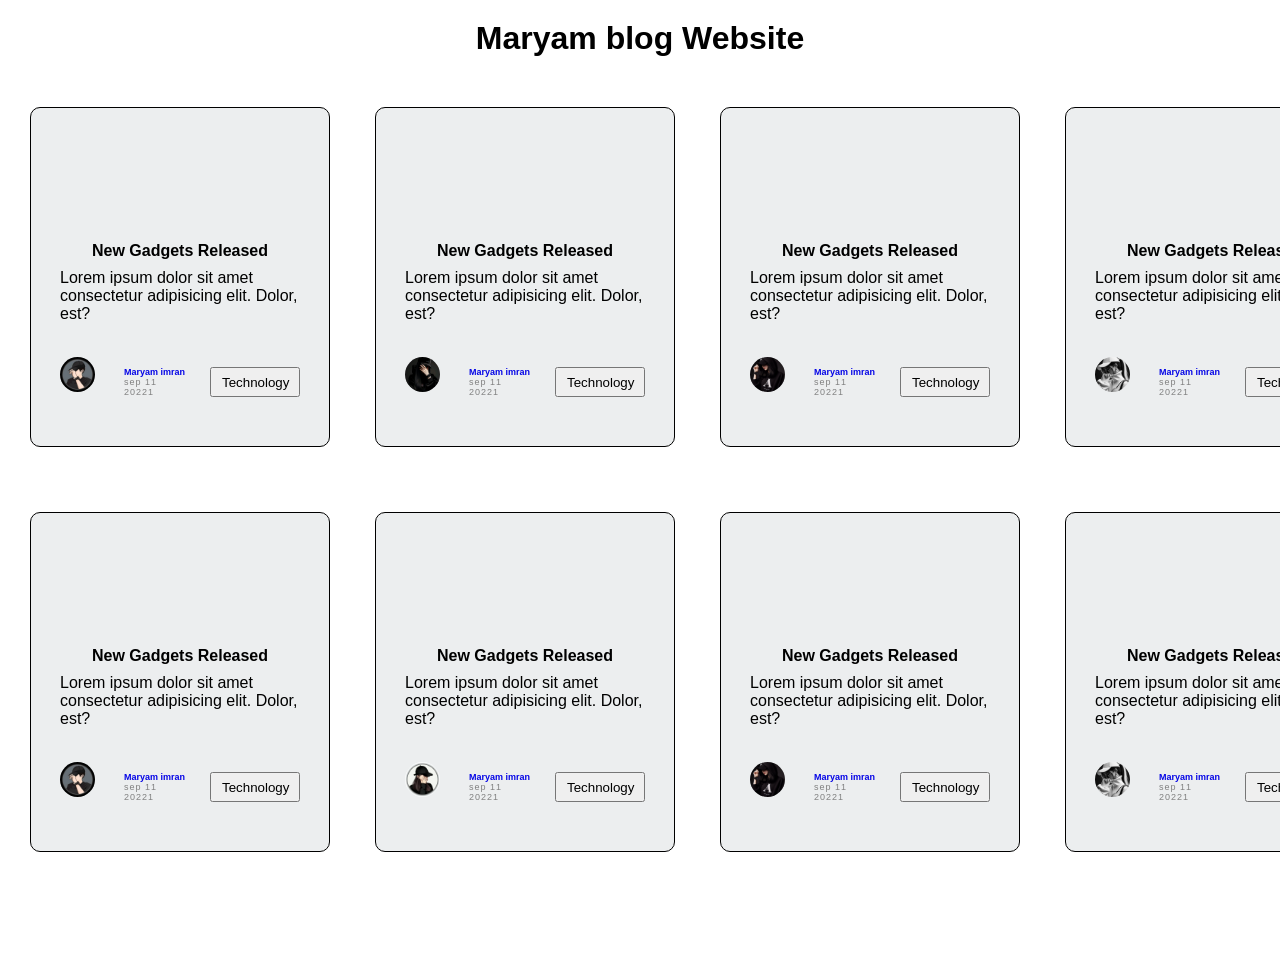
<file: blog website/index.html>
<!doctype html>
<html lang="en">

<head>
  <meta charset="UTF-8" />
  <meta name="viewport" content="width=device-width, initial-scale=1.0" />
  <title>uI</title>
  <link rel="stylesheet" href="style.css" />
</head>

<body>
  <div class="header">
    <h1 class="hi">Maryam blog Website</h1>
  </div>
  <div class="container">
    <div class="box1 left">
      <div class="image"></div>
      <h4>New Gadgets Released</h4>
      <p>
        Lorem ipsum dolor sit amet consectetur adipisicing elit. Dolor, est?
      </p>

      <div class="left">
        <img class="po" src="p.jpg" alt="" />
        <div class="info">
          <div class="mi">
            <div class="name"><b> Maryam imran </b></div>
            <div class="date">sep 11 20221</div>
          </div>

          <button>Technology</button>
        </div>
      </div>
    </div>
    <!-- box2 -->
    <div class="box1 left">
      <div class="image card2"></div>
      <h4>New Gadgets Released</h4>
      <p>
        Lorem ipsum dolor sit amet consectetur adipisicing elit. Dolor, est?
      </p>

      <div class="left">
        <img class="po" src="3.jpg" alt="" />
        <div class="info">
          <div class="mi">
            <div class="name"><b> Maryam imran </b></div>
            <div class="date">sep 11 20221</div>
          </div>

          <button>Technology</button>
        </div>
      </div>
    </div>
    <!-- box3 -->
    <div class="box1 left">
      <div class="image card3"></div>
      <h4>New Gadgets Released</h4>
      <p>
        Lorem ipsum dolor sit amet consectetur adipisicing elit. Dolor, est?
      </p>

      <div class="left">
        <img class="po" src="4.jpg" alt="" />
        <div class="info">
          <div class="mi">
            <div class="name"><b> Maryam imran </b></div>
            <div class="date">sep 11 20221</div>
          </div>

          <button>Technology</button>
        </div>
      </div>
    </div>
    <!-- box4 -->
    <div class="box1 left">
      <div class="image card4"></div>
      <h4>New Gadgets Released</h4>
      <p>
        Lorem ipsum dolor sit amet consectetur adipisicing elit. Dolor, est?
      </p>

      <div class="left">
        <img class="po" src="5.jpg" alt="" />
        <div class="info">
          <div class="mi">
            <div class="name"><b> Maryam imran </b></div>
            <div class="date">sep 11 20221</div>
          </div>

          <button>Technology</button>
        </div>
      </div>
    </div>

    <!-- box5 -->
    <div class="box1 left">
      <div class="image card5"></div>
      <h4>New Gadgets Released</h4>
      <p>
        Lorem ipsum dolor sit amet consectetur adipisicing elit. Dolor, est?
      </p>

      <div class="left">
        <img class="po" src="p.jpg" alt="" />
        <div class="info">
          <div class="mi">
            <div class="name"><b> Maryam imran </b></div>
            <div class="date">sep 11 20221</div>
          </div>

          <button>Technology</button>
        </div>
      </div>
    </div>
    <!-- box6 
    -->
    <div class="box1 left">
      <div class="image card6"></div>
      <h4>New Gadgets Released</h4>
      <p>
        Lorem ipsum dolor sit amet consectetur adipisicing elit. Dolor, est?
      </p>

      <div class="left">
        <img class="po" src="o.jpg" alt="" />
        <div class="info">
          <div class="mi">
            <div class="name"><b> Maryam imran </b></div>
            <div class="date">sep 11 20221</div>
          </div>

          <button>Technology</button>
        </div>
      </div>
    </div>
    <!-- box7 -->
    <div class="box1 left">
      <div class="image card7"></div>
      <h4>New Gadgets Released</h4>
      <p>
        Lorem ipsum dolor sit amet consectetur adipisicing elit. Dolor, est?
      </p>

      <div class="left">
        <img class="po" src="4.jpg" alt="" />
        <div class="info">
          <div class="mi">
            <div class="name"><b> Maryam imran </b></div>
            <div class="date">sep 11 20221</div>
          </div>

            <button>Technology</button>
          </div>
        </div>
      </div>
      <!-- box8 -->
      <div class="box1 left">
        <div class="image card8"></div>
        <h4>New Gadgets Released</h4>
        <p>
          Lorem ipsum dolor sit amet consectetur adipisicing elit. Dolor, est?
        </p>

        <div class="left">
          <img class="po" src="5.jpg" alt="" />
          <div class="info">
            <div class="mi">
              <div class="name"><b> Maryam imran </b></div>
              <div class="date">sep 11 20221</div>
            </div>
            <button>Technology</button>
          </div>
        </div>
      </div>
    </div>
</body>

</html>
</file>
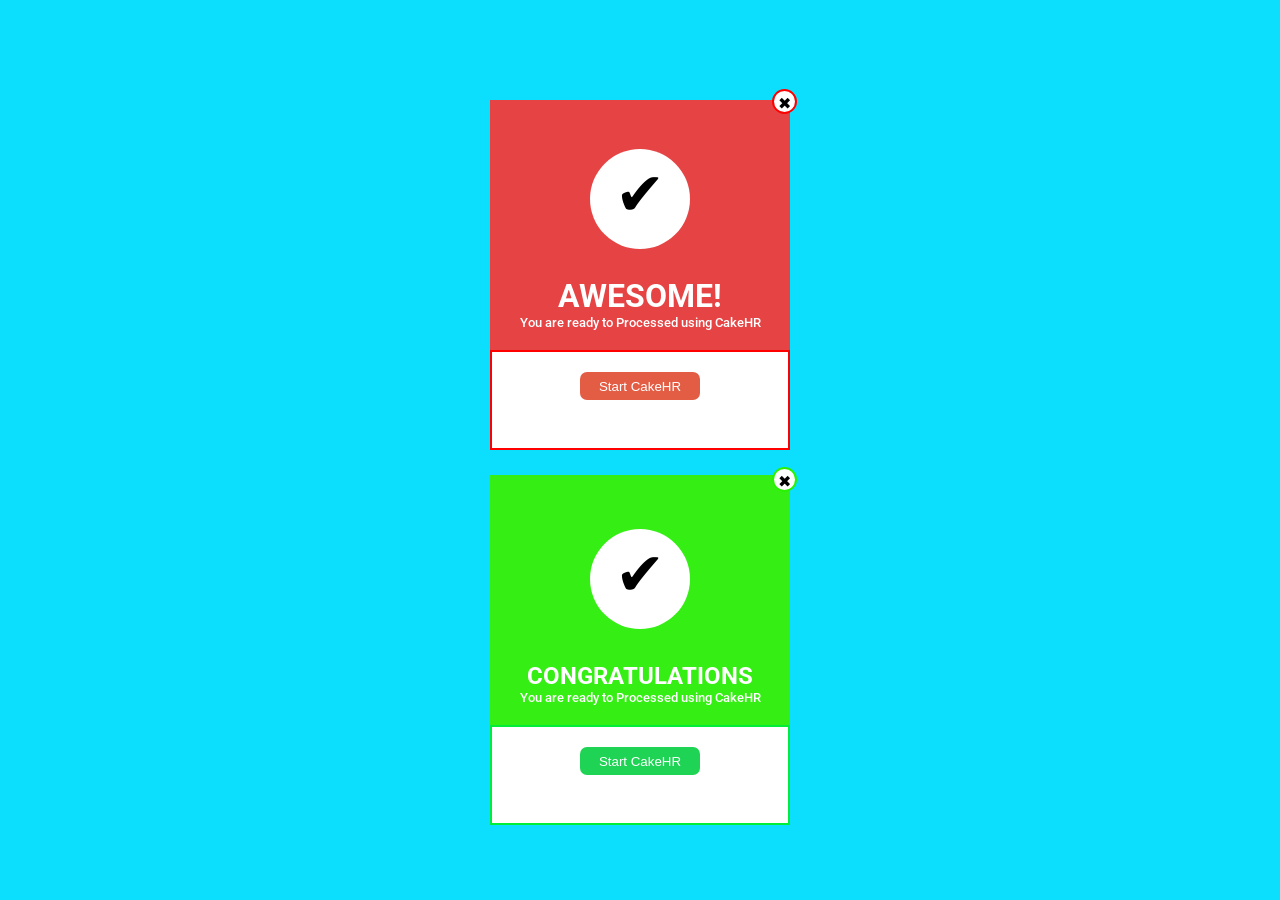
<file: Recpie Website/index.html>
<!DOCTYPE html>
<html lang="en">
<head>
    <meta charset="UTF-8">
    <meta name="viewport" content="width=device-width, initial-scale=1.0">
    <title>Document</title>
    <link rel="stylesheet" href="style.css">
    <link rel="preconnect" href="https://fonts.googleapis.com">
<link rel="preconnect" href="https://fonts.gstatic.com" crossorigin>
<link href="https://fonts.googleapis.com/css2?family=Betania+Patmos+In&family=Google+Sans:ital,opsz,wght@0,17..18,400..700;1,17..18,400..700&family=Noto+Sans:ital,wght@0,100..900;1,100..900&family=Puppies+Play&family=Purple+Purse&family=Roboto:ital,wght@0,100..900;1,100..900&display=swap" rel="stylesheet">
</head>
<body>
    <div class="container">
        <div class="circle">✖</div>
        <div class="box1">
          <p class="tic">✔</p>
          <h1 id="op">AWESOME!</h1>
          <p class="pi">You are ready to Processed using CakeHR</p>
        </div>
        <div class="triangle"></div>
        <div class="box">
            <button class="ni">
                Start CakeHR
            </button>
        </div>
         <div class="ctr">✖</div>
        <div class="box2">
          <p class="tic">✔</p>
          <h2 id="op">CONGRATULATIONS</h2>
          <p class="pi">You are ready to Processed using CakeHR</p>
        </div>
        <div class="triangle"></div>
        <div class="box4">
            <button class="mi">
                Start CakeHR
            </button>
        </div>
    </div>
</body>
</html>
</file>
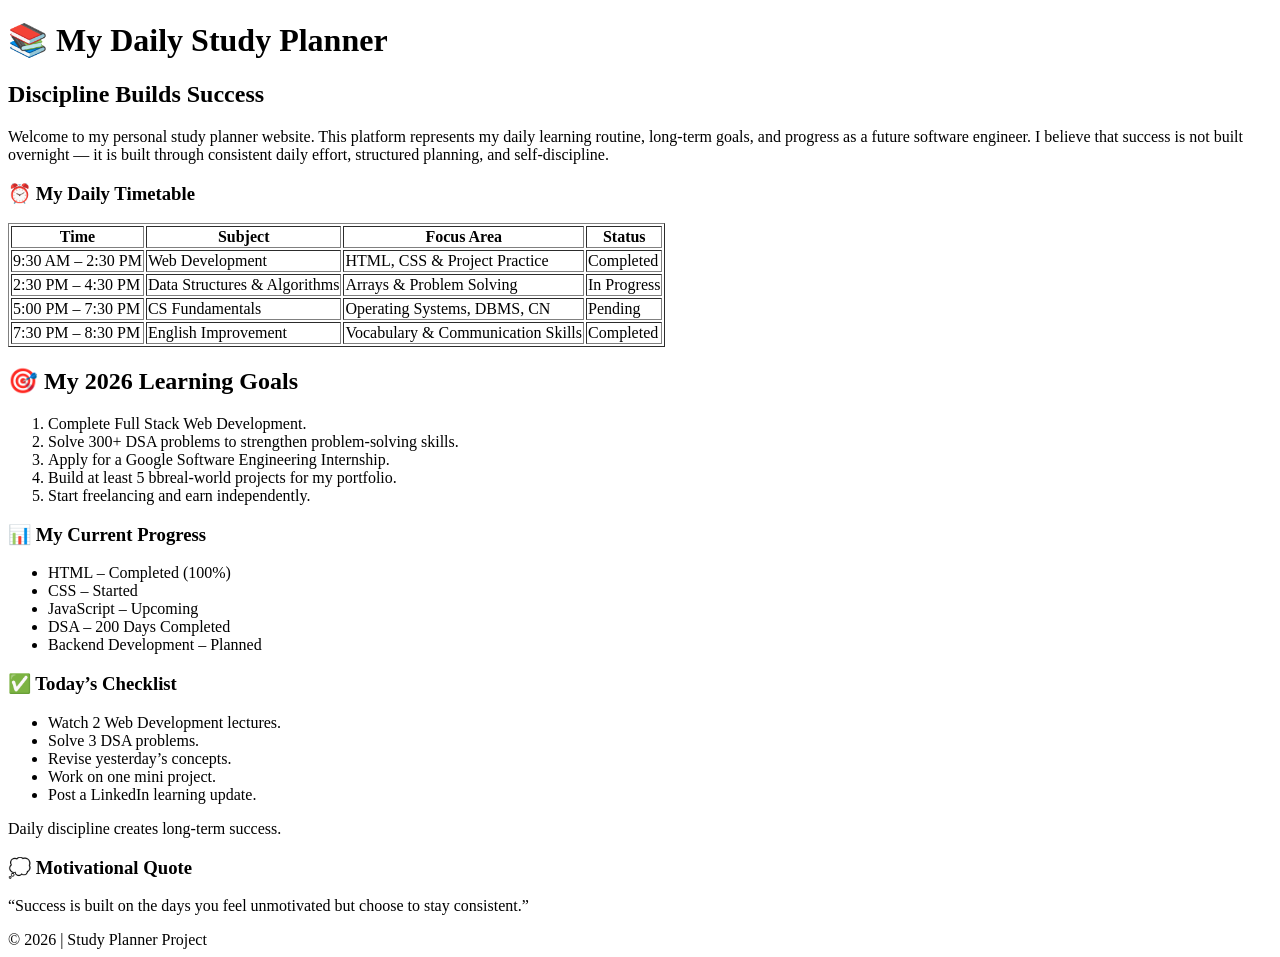
<file: ramdan project/project1/index.html>
<!DOCTYPE html>
<html lang="en">
<head>
    <meta charset="UTF-8">
    <meta name="viewport" content="width=device-width, initial-scale=1.0">
    <title>Document</title>
    <link rel="stylesheet" href="style.css">
    
</head>
<body>
    <header>
        <h1>📚 My Daily Study Planner</h1>
        <h2>Discipline Builds Success</h2>
        <p>Welcome to my personal study planner website.
            This platform represents my daily learning routine, long-term goals, and progress as a future software engineer. I believe that success is not built overnight — it is built through consistent daily effort, structured planning, and self-discipline.</p>
    </header>   
    <main>
        <section>


<h3>
    ⏰ My Daily Timetable
</h3>
<table border="1">
<tr>

    <th>Time </th>
<th>Subject </th>
<th>Focus Area</th> 
<th>Status</th>

</tr>
<tr>
   <td> 9:30 AM – 2:30 PM </td>
     <td>Web Development  </td><td>HTML, CSS & Project Practice </td><td>Completed</td>

</tr>
<tr>
    <td> 2:30 PM – 4:30 PM </td>
      <td>Data Structures & Algorithms  </td><td>Arrays & Problem Solving </td><td>In Progress</td>
 
 </tr>
 <tr>
    <td> 5:00 PM – 7:30 PM </td>
      <td>CS Fundamentals  </td><td>Operating Systems, DBMS, CN </td><td>Pending</td>
 
 </tr>
 <tr>
    <td> 7:30 PM – 8:30 PM </td>
      <td>English Improvement  </td><td>Vocabulary & Communication Skills </td><td>Completed</td>
 
 </tr>
</table>
<h2>
    🎯 My 2026 Learning Goals
</h2>
<ol>
    <li>Complete Full Stack Web Development.</li>

<li>Solve 300+ DSA problems to strengthen problem-solving skills.</li>

<li>Apply for a Google Software Engineering Internship.</li>

<li>Build at least 5 bbreal-world projects for my portfolio.</li>

<li>Start freelancing and earn independently.</li>
</ol>



        </section>
<section>
    <h3>📊 My Current Progress</h3>
<ul>
<li>HTML – Completed (100%)</li>
<li>CSS – Started</li>
<li>JavaScript – Upcoming</li>
<li>DSA – 200 Days Completed</li>
<li>Backend Development – Planned</li>
</ul>
</section>
<h3>✅ Today’s Checklist</h3>
<section>
    <ul>
        <li>Watch 2 Web Development lectures.</li>

        <li>Solve 3 DSA problems.</li>
        
        <li>Revise yesterday’s concepts.</li>
        
        <li>Work on one mini project.</li>
        
        <li>Post a LinkedIn learning update.</li>
    </ul>
    <p>Daily discipline creates long-term success.</p>
</section>
<h3>💭 Motivational Quote</h3>
<p>“Success is built on the days you feel unmotivated but choose to stay consistent.”</p>
    </main>
    <footer>
© 2026 | Study Planner Project
    </footer>
</body>
</html>
</file>
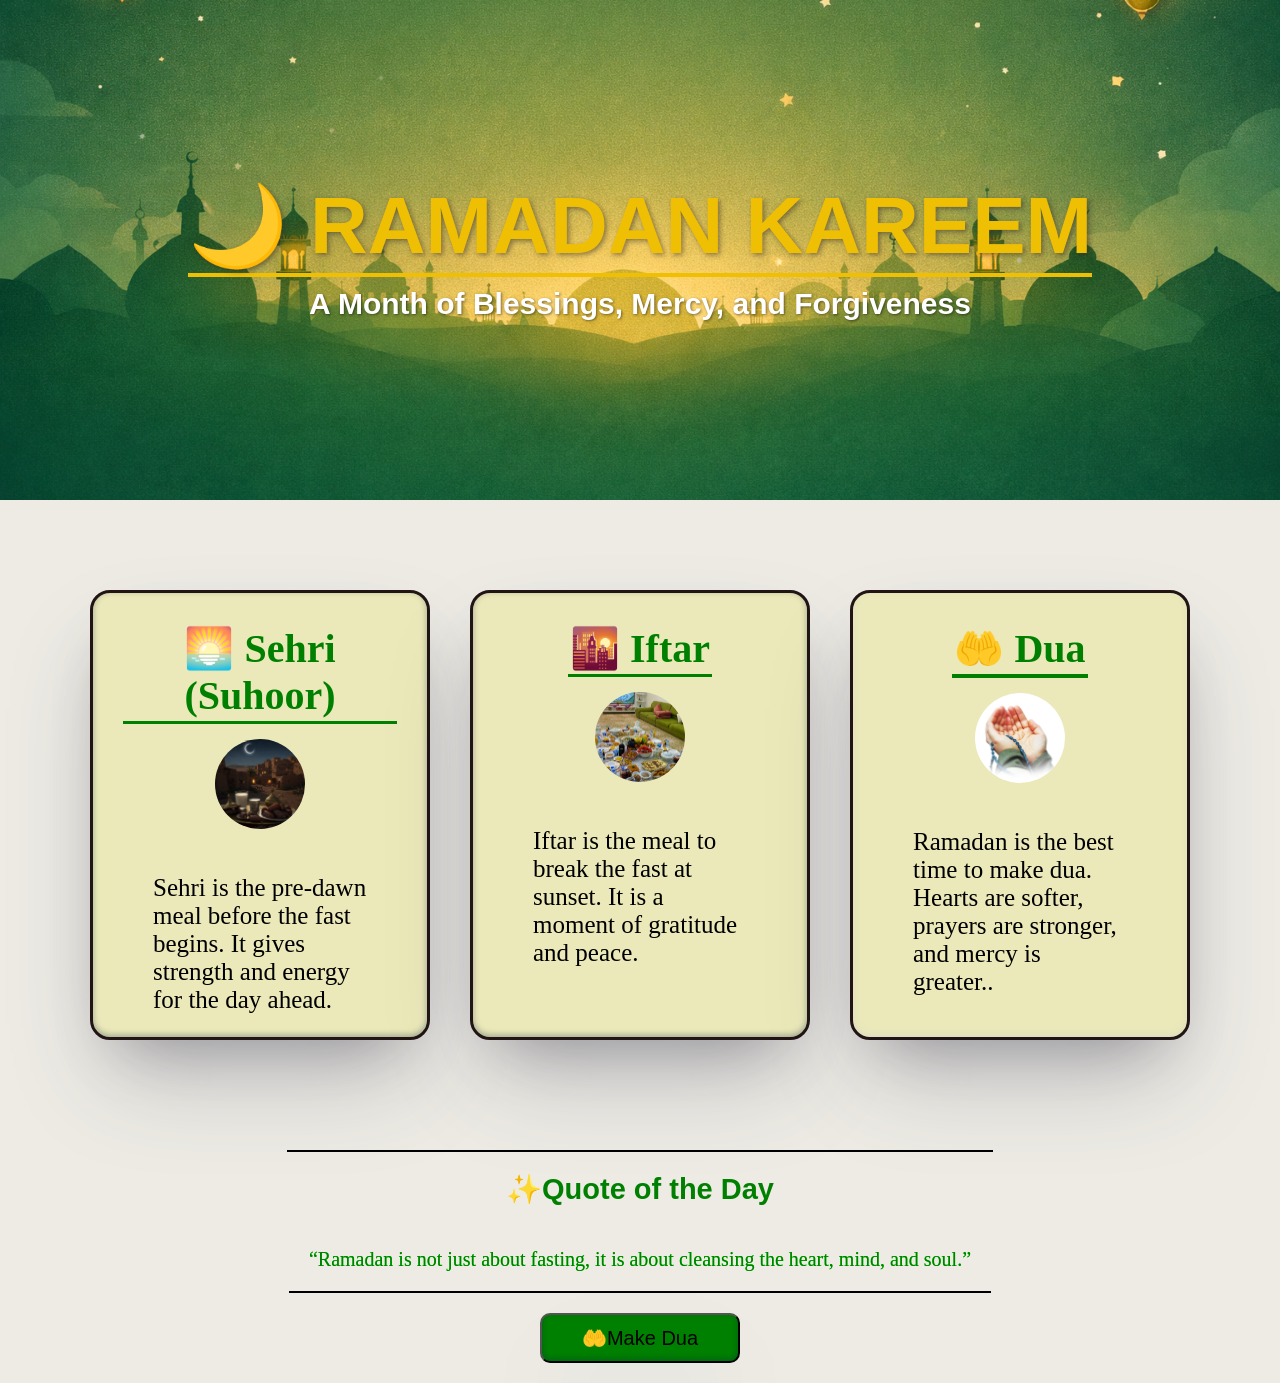
<file: ramdan project/project2/index.html>
<!doctype html>
<html lang="en">
  <head>
    <meta charset="UTF-8" />
    <meta name="viewport" content="width=device-width, initial-scale=1.0" />
    <title>Document</title>
    <link rel="stylesheet" href="style.css" />
  </head>
  <body>
    <div class="hero">
      <!-- <img src="bc.png" class="pick" alt="ramdan-pick"> -->
      <h1 class="big">🌙 RAMADAN KAREEM</h1>
      <p class="short">A Month of Blessings, Mercy, and Forgiveness</p>
    </div>
    <div class="aftar-section">
      <section class="sehri">
        <h1>🌅 Sehri (Suhoor)</h1>
        <img src="sehrii.jpg" class="seh" alt="sehri-img" />
        <p>
          Sehri is the pre-dawn meal before the fast begins. It gives strength
          and energy for the day ahead.
        </p>
      </section>
      <section class="Iftar">
        <h1>🌇 Iftar</h1>
        <img src="Iftar Ramadan.jpg" class="seh" alt="sehri-img" />
        <p>
          Iftar is the meal to break the fast at sunset. It is a moment of
          gratitude and peace.
        </p>
      </section>
      <section class="Dua">
        <h1>🤲 Dua</h1>
        <img src="d.jpg" class="seh" alt="sehri-img" />
        <p>
          Ramadan is the best time to make dua. Hearts are softer, prayers are
          stronger, and mercy is greater..
        </p>
      </section>
       </div>
       <div class="final">

  <section class="quotes"> 
       <h3 class="ti">✨Quote of the Day</h3>
       <p>“Ramadan is not just about fasting, it is about cleansing the heart, mind, and soul.”</p>
       <button>🤲Make Dua</button>
      </section>
       </div>
    
   
  </body>
</html>
</file>
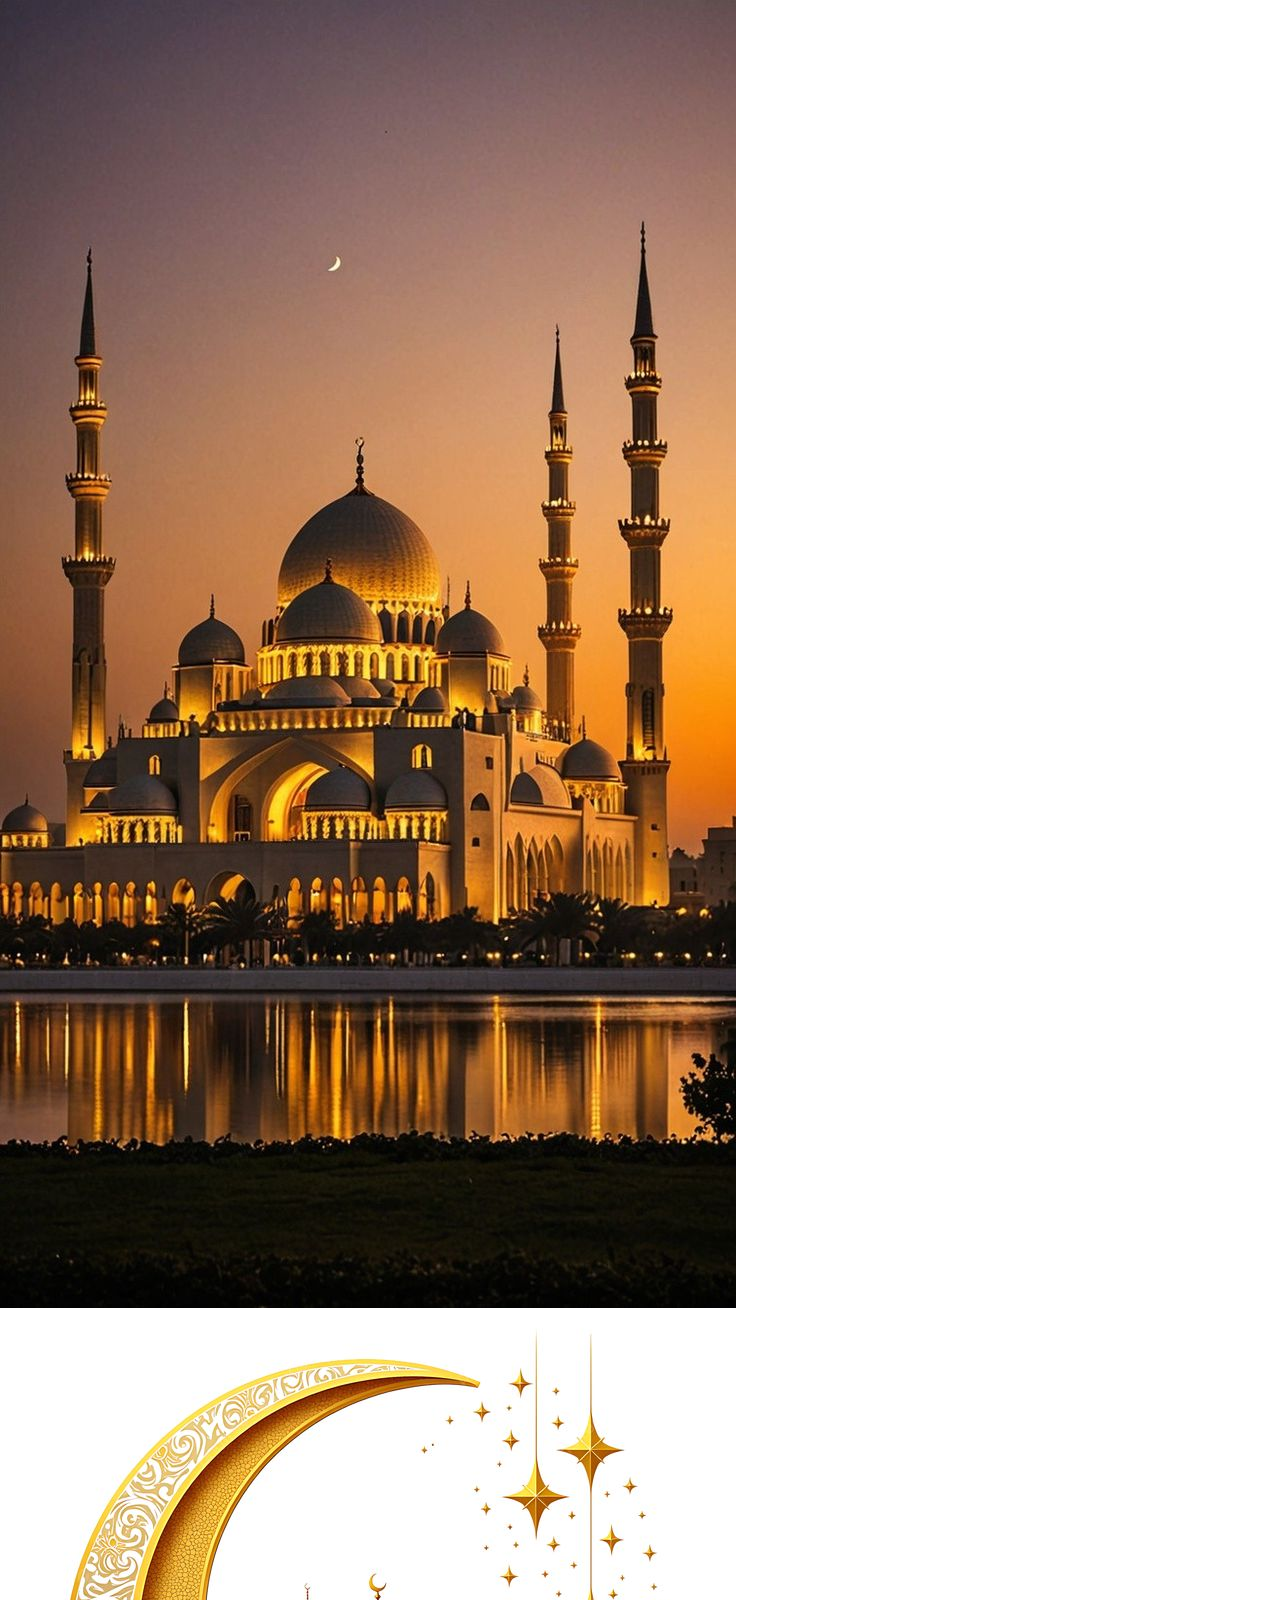
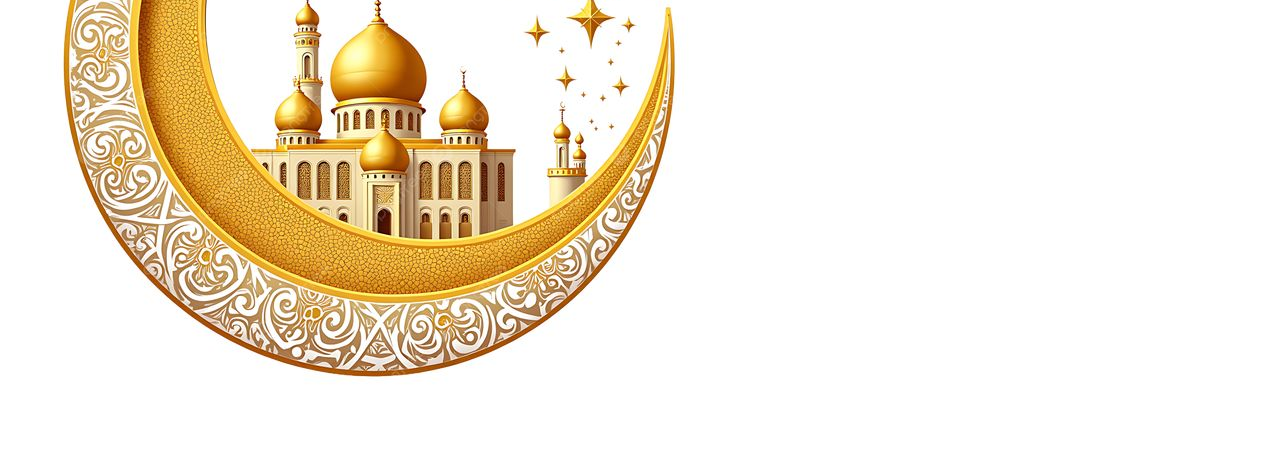
<file: coffehouse/smartphone/lastasra/index.html>
<!DOCTYPE html>
<html lang="en">
<head>
    <meta charset="UTF-8">
    <meta name="viewport" content="width=device-width, initial-scale=1.0">
    <title>Document</title>
    <link rel="stylesheet" href="style.css">
</head>
<body>
    <div class="hero">
        <img src="MindMorph __Dubai & Sheikh Zayed Grand Mosque.jpg"
     alt="">
     <img src="m.jpg" class="moon" alt="moonpic">
    </div>
</body>
</html>
</file>
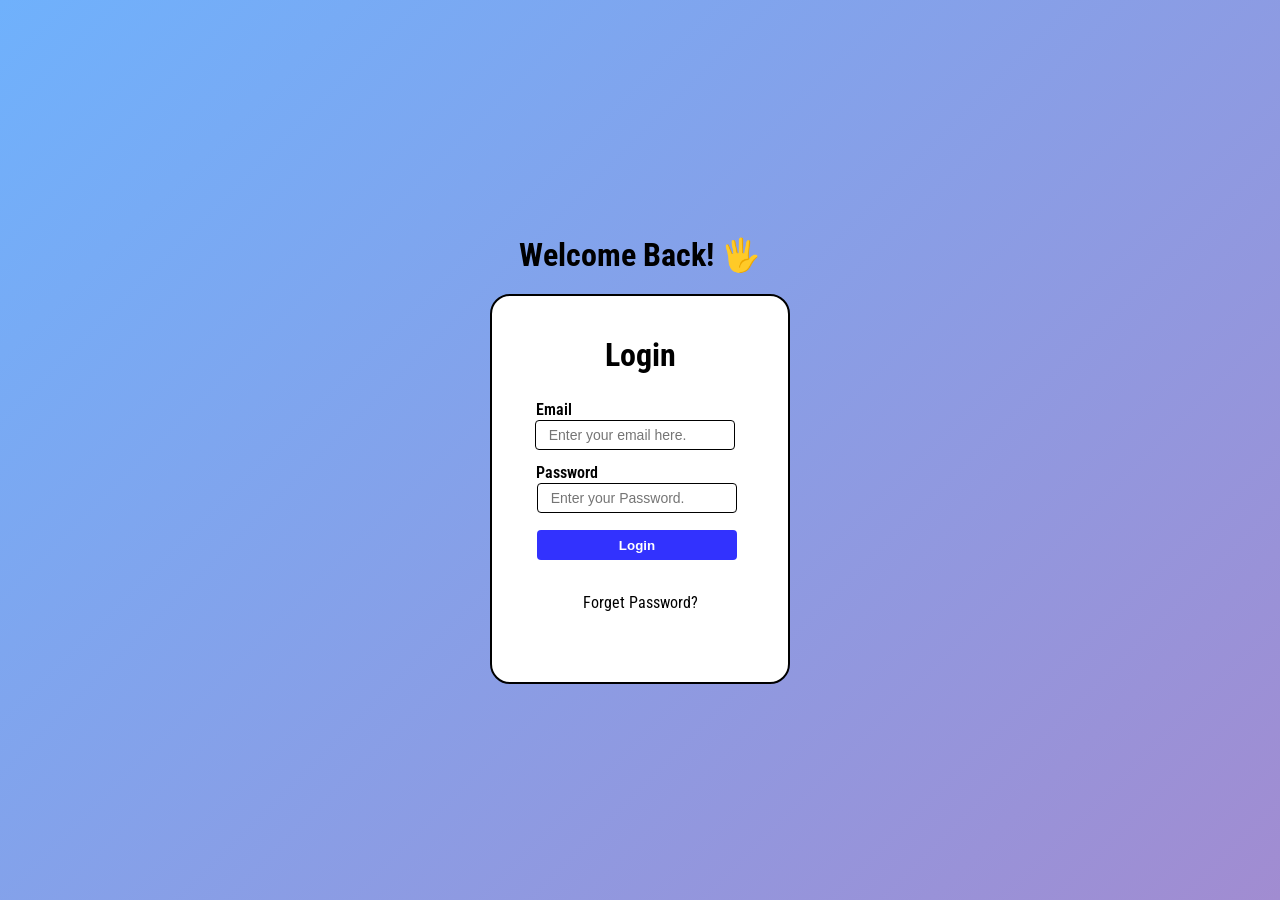
<file: coffehouse/smartphone/mi/index.html>
<!DOCTYPE html>
<html lang="en">
<head>
    <meta charset="UTF-8">
    <meta name="viewport" content="width=device-width, initial-scale=1.0">
    <title>Document</title>
    <link rel="stylesheet" href="style.css">
    <link rel="preconnect" href="https://fonts.googleapis.com">
<link rel="preconnect" href="https://fonts.gstatic.com" crossorigin>
<link href="https://fonts.googleapis.com/css2?family=Google+Sans:ital,opsz,wght@0,17..18,400..700;1,17..18,400..700&family=Lato:ital,wght@0,100;0,300;0,400;0,700;0,900;1,100;1,300;1,400;1,700;1,900&family=Montserrat:ital,wght@0,100..900;1,100..900&family=Open+Sans:ital,wght@0,300..800;1,300..800&family=Roboto+Condensed:ital,wght@0,100..900;1,100..900&display=swap" rel="stylesheet">

</head>
<body>
    <header>
<div class="container">
    <h1>Welcome Back! 🖐</h1>
  <div class="box">
   <h1 class="info">Login</h1>
  <div class="info2">
      <label for="Email" class="pi">Email</label>
   <input type="text" class="ni" placeholder="   Enter your email here.">
  </div>
   <div class="info3">
 <label for="Email"  class="li">Password</label>
   <input type="text" class="mi" placeholder="   Enter your Password.">
  </div>
    <button class="bi">Login</button>
    <div class="pass">Forget Password?</div>
</div>
   </div>
   
  </div>

    </header>

  </div>

    </div>
</body>
</html>
</file>
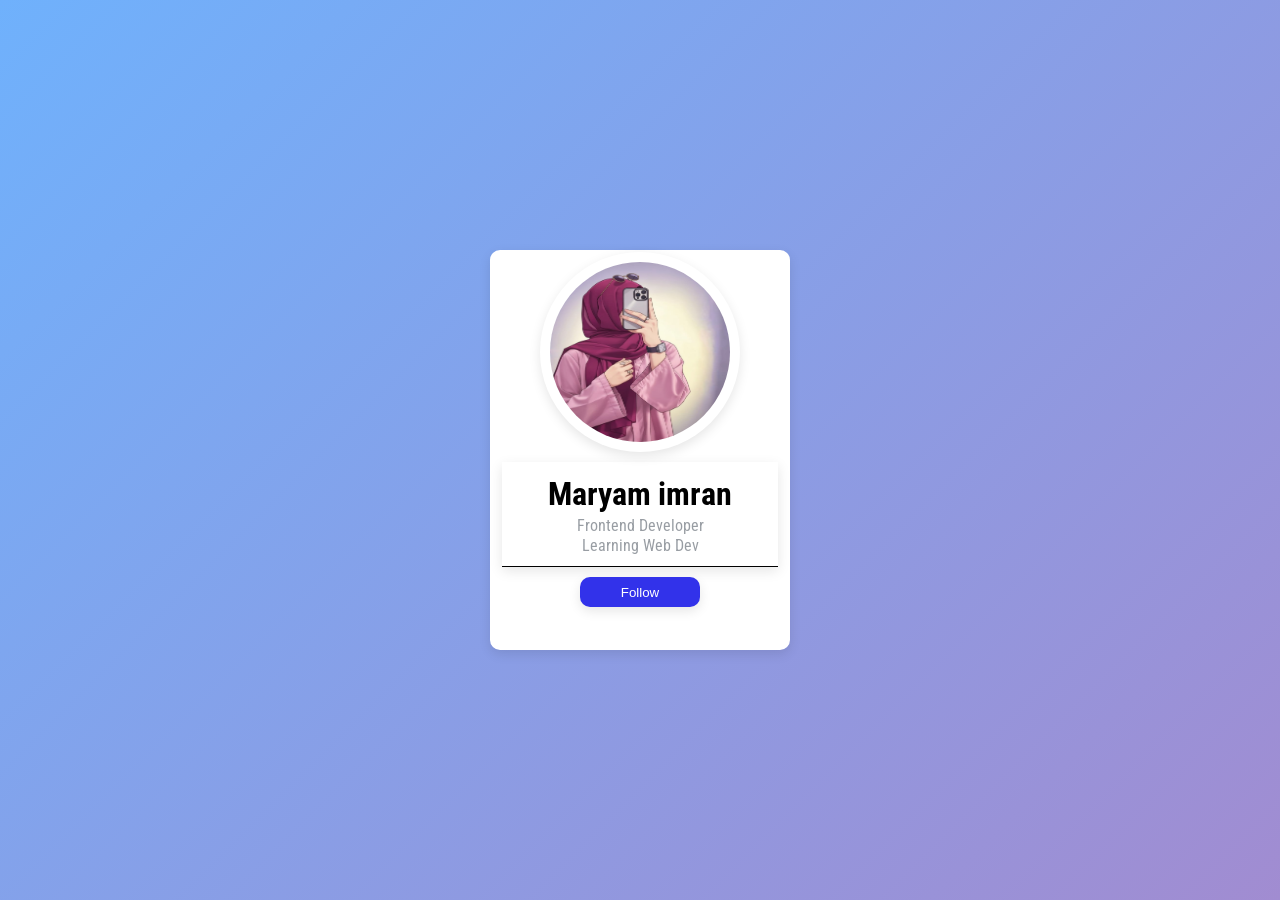
<file: profile project/day23.html>
<!DOCTYPE html>
<html lang="en">
<head>
    <meta charset="UTF-8">
    <meta name="viewport" content="width=device-width, initial-scale=1.0">
    <title>Document</title>
    <link rel="stylesheet" href="day13.css">

    <link rel="preconnect" href="https://fonts.googleapis.com">
<link rel="preconnect" href="https://fonts.gstatic.com" crossorigin>
<link href="https://fonts.googleapis.com/css2?family=Google+Sans:ital,opsz,wght@0,17..18,400..700;1,17..18,400..700&family=Lato:ital,wght@0,100;0,300;0,400;0,700;0,900;1,100;1,300;1,400;1,700;1,900&family=Open+Sans:ital,wght@0,300..800;1,300..800&family=Roboto+Condensed:ital,wght@0,100..900;1,100..900&display=swap" rel="stylesheet">
</head>
<body>
    <div class="container">
<div class="box">
    <img src="girll.jpg" class="pi" alt="girl img">
    <div class="info">
        <H1>Maryam imran</H1>
        <p>Frontend Developer</p>
        <p>Learning Web Dev</p>
    </div>
    <button>Follow</button>
</div>
    </div>
    
</body>
</html>
</file>
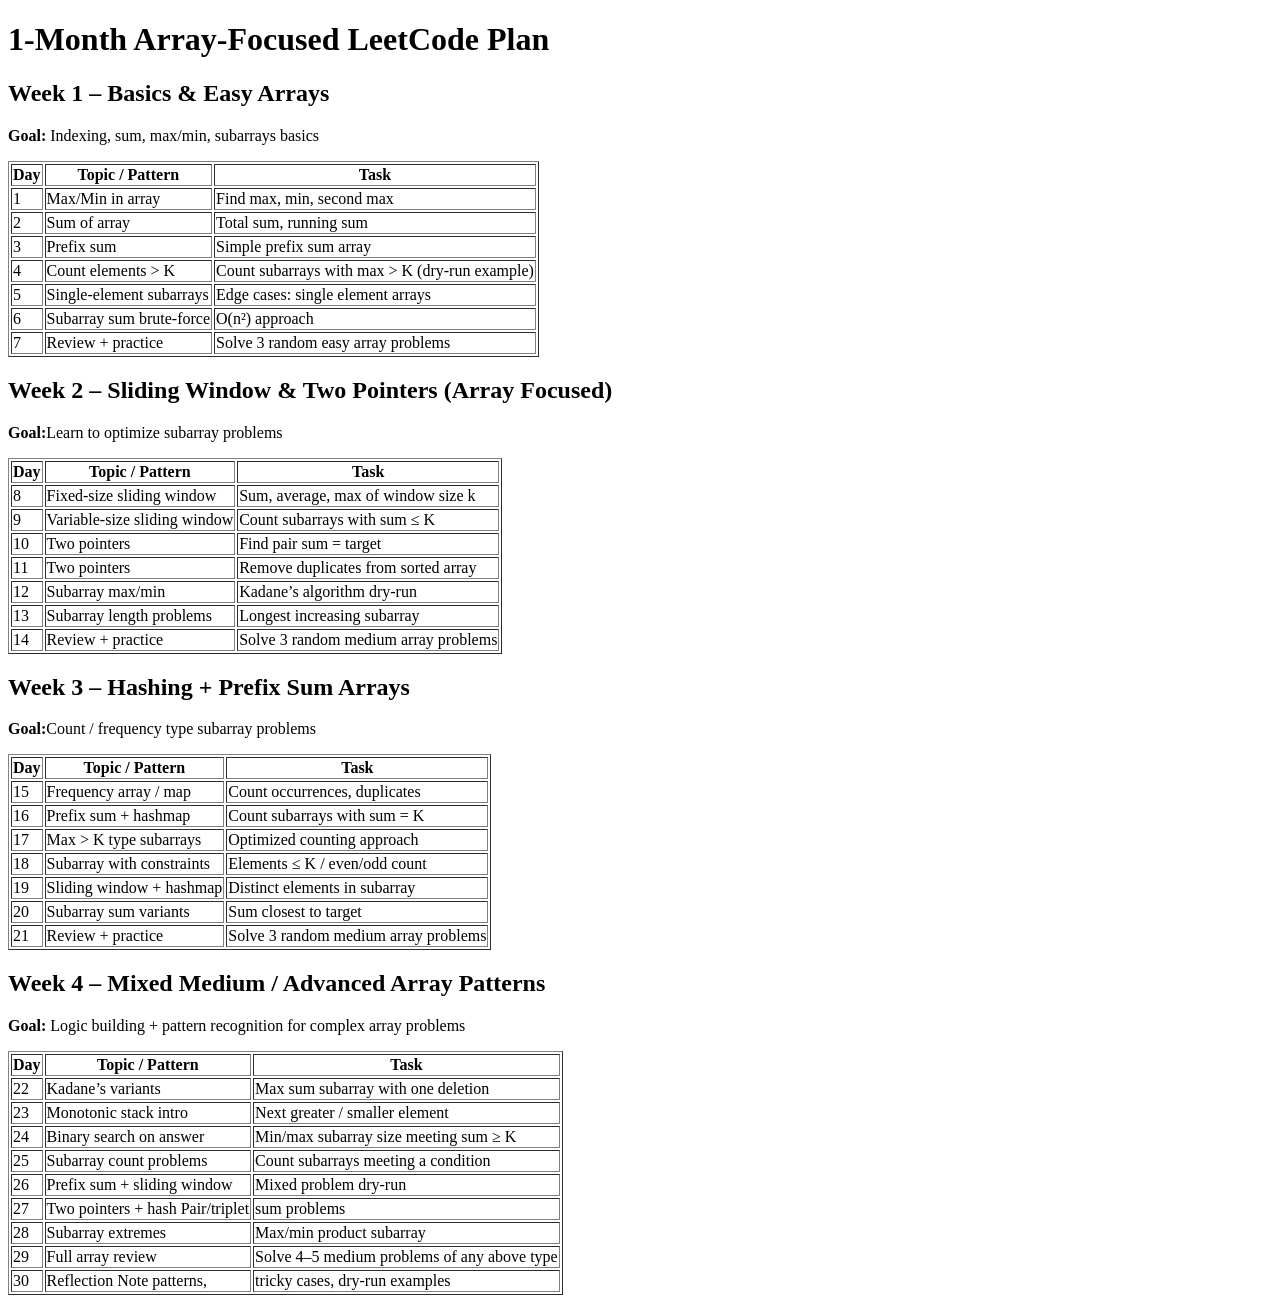
<file: profile project/leetcodeproblem.html>
<!DOCTYPE html>
<html lang="en">

<head>
    <meta charset="UTF-8">
    <meta name="viewport" content="width=device-width, initial-scale=1.0">
    <title>Document</title>
</head>

<body>
    <header>
        <h1>1-Month Array-Focused LeetCode Plan</h1>
        <h2>Week 1 – Basics & Easy Arrays</h2>
        <p><b>Goal:</b> Indexing, sum, max/min, subarrays basics</p>
    </header>
    <main>
        <section>
            <table border="1">
                <tr>
                    <th>Day</th>
                    <th>Topic / Pattern</th>
                    <th>Task</th>
                </tr>
                <tr>
                    <td>1</td>
                    <td>Max/Min in array</td>
                    <td>Find max, min, second max</td>
                <tr>
                    <td>2</td>
                    <td>Sum of array</td>
                    <td>Total sum, running sum</td>
                </tr>
                <tr>
                    <td>3</td>
                    <td>Prefix sum</td>
                    <td>Simple prefix sum array</td>
                </tr>
                <tr>
                    <td>4</td>
                    <td>Count elements > K</td>
                    <td>Count subarrays with max > K (dry-run example)</td>
                </tr>
                <tr>
                    <td>5</td>
                    <td>Single-element subarrays</td>
                    <td>Edge cases: single element arrays</td>
                </tr>
                <tr>
                    <td>6</td>
                    <td>Subarray sum brute-force</td>
                    <td>O(n²) approach</td>
                </tr>
                <tr>
                    <td>7</td>
                    <td>Review + practice</td>
                    <td>Solve 3 random easy array problems</td>
                </tr>
                </tr>
            </table>
        </section>
        <section>
            <h2>Week 2 – Sliding Window & Two Pointers (Array Focused)</h2>
            <p><b>Goal:</b>Learn to optimize subarray problems</p>
            <table border="1">
                <tr>
                    <th>Day </th>
                    <th>Topic / Pattern </th>
                    <th>Task</th>
                </tr>
                <tr>
                    <td>8</td>
                    <td>Fixed-size sliding window</td>
                    <td>Sum, average, max of window size k</td>


                </tr>
                <tr>
                    <td> 9</td>
                    <td> Variable-size sliding window</td>
                    <td> Count subarrays with sum ≤ K</td>
                </tr>
                <tr>
                    <td>10</td>
                    <td>Two pointers</td>
                    <td>Find pair sum = target</td>
                </tr>
                <tr>
                    <td>11 </td>
                    <td>Two pointers </td>
                    <td>Remove duplicates from sorted array</td>
                </tr>

                <tr>
                    <td>12</td>
                    <td>Subarray max/min</td>
                    <td>Kadane’s algorithm dry-run</td>
                </tr>
                <tr>
                    <td>13</td>
                    <td>Subarray length problems</td>
                    <td>Longest increasing subarray</td>
                </tr>
                <tr>
                    <td>14 </td>
                    <td>Review + practice</td>
                    <td>Solve 3 random medium array problems</td>

                </tr>

            </table>
        </section>
        <!-- section3 -->
        <section>

            <h2>Week 3 – Hashing + Prefix Sum Arrays</h2>
            <p><b>Goal:</b>Count / frequency type subarray problems</p>
            <table border="1">
                <tr>
                    <th>Day </th>
                    <th>Topic / Pattern </th>
                    <th>Task</th>
                </tr>
                <tr>
                    <td>15</td>
                    <td>Frequency array / map
                    </td>
                    <td>
                        Count occurrences, duplicates</td>

                </tr>
                <tr>
                    <td>16</td>
                    <td>Prefix sum + hashmap
                    </td>
                    <td>
                        Count subarrays with sum = K</td>

                </tr>
                <tr>
                    <td>17</td>
                    <td>Max > K type subarrays
                    </td>
                    <td>
                        Optimized counting approach</td>
                </tr>
                <tr>
                    <td>18</td>
                    <td>Subarray with constraints
                    </td>
                    <td>
                        Elements ≤ K / even/odd count</td>
                </tr>
                <tr>
                    <td>19</td>
                    <td>Sliding window + hashmap</td>
                    <td>Distinct elements in subarray</td>
                </tr>
                <tr>
                    <td>20</td>
                    <td>Subarray sum variants</td>
                    <td>Sum closest to target</td>
                </tr>
                <tr>
                    <td>21</td>
                    <td>Review + practice</td>
                    <td>Solve 3 random medium array problems</td>
                </tr>
            </table>
        </section>
        <section>
            <h2>Week 4 – Mixed Medium / Advanced Array Patterns</h2>
            <p><b>Goal:</b> Logic building + pattern recognition for complex array problems</p>
            <table border="1">
                <tr>
                    <th>Day</th>
                    <th>Topic / Pattern</th>
                    <th>Task</th>

                </tr>
                <tr>
                    <td> 22</td>
                    <td>Kadane’s variants</td>
                    <td>Max sum subarray with one deletion</td>
                </tr>
                <tr>
                    <td>23 </td>
                    <td>Monotonic stack intro</td>
                    <td>Next greater / smaller element</td>
                </tr>
                <td>24 </td>
                <td>Binary search on answer </td>
                <td>Min/max subarray size meeting sum ≥ K</td>
                </tr>
                <tr>
                    <td> 25 </td>
                    <td>Subarray count problems</td>
                    <td>Count subarrays meeting a condition</td>
                </tr>
                </tr>
                <tr>
                    <td>26</td>
                    <td>Prefix sum + sliding window </td>
                    <td>Mixed problem dry-run</td>
                </tr>
                <tr>
                    <td>27 </td>
                    <td>Two pointers + hash Pair/triplet </td>
                    <td>sum problems</td>
                </tr>
                <tr>
                    <td>28 </td>
                    <td>Subarray extremes </td>
                    <td>Max/min product subarray</td>
                </tr>
                <tr>
                    <td>29 </td>
                    <td>Full array review</td>
                    <td>Solve 4–5 medium problems of any above type</td>
                </tr>
                <tr>
                    <td>30 </td>
                    <td>Reflection Note patterns,</td>
                    <td>tricky cases, dry-run examples</td>

                </tr>

        </section>


    </main>

</body>

</html>
</file>
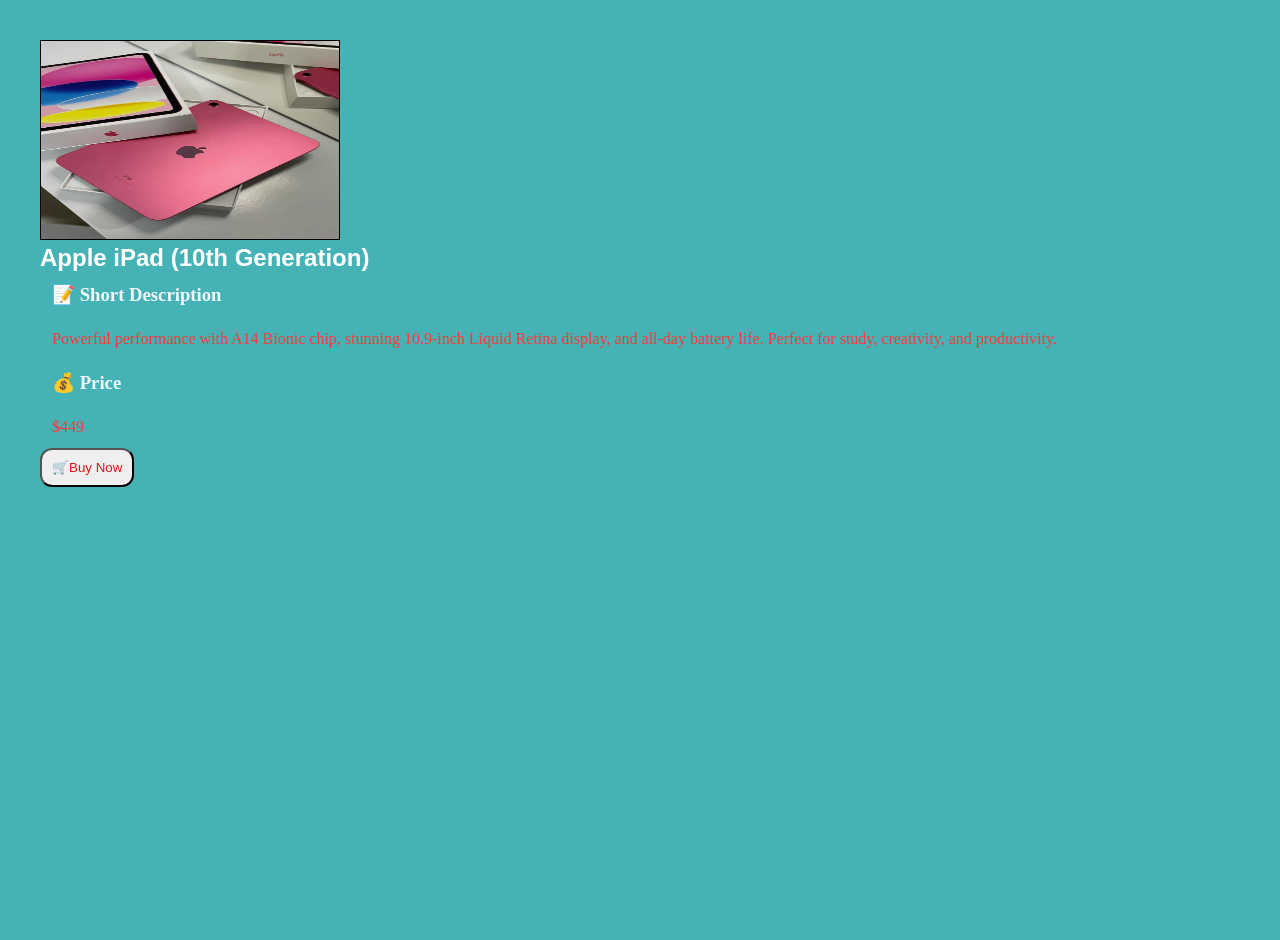
<file: ramdan project/project1/project.html>
<!DOCTYPE html>
<html lang="en">
<head>
    <meta charset="UTF-8">
    <meta name="viewport" content="width=device-width, initial-scale=1.0">
    <title>Document</title>
    <link rel="stylesheet" href="project.css">
    <link rel="preconnect" href="https://fonts.googleapis.com">
<link rel="preconnect" href="https://fonts.gstatic.com" crossorigin>
<link href="https://fonts.googleapis.com/css2?family=Betania+Patmos+In&family=Google+Sans:ital,opsz,wght@0,17..18,400..700;1,17..18,400..700&family=Puppies+Play&family=Purple+Purse&display=swap" rel="stylesheet">
</head>
<body>
    <div class="container">
 <div class="product">
    <img src="p.jpg" width="300px" height="200px" alt="ipad">
 </div>
<h2>Apple iPad (10th Generation)</h2>
<h3>📝 Short Description</h3>
<p>Powerful performance with A14 Bionic chip, stunning 10.9-inch Liquid Retina display, and all-day battery life. Perfect for study, creativity, and productivity.</p>
<h3>💰 Price</h3>
<p>$449</p>
<button>🛒Buy Now</button>
    </div>
</body>
</html>
</file>
<file: blog website/style.css>
*{
    margin: 0;
    padding: 0;
    box-sizing: border-box;
}
body{
    height: 100vh;
    width: 100vw;
    
}
.hi{
  text-align: center;
  padding: 10px;
  margin: 10px;
  font-weight: 900;
  font-family: 'Segoe UI', Tahoma, Geneva, Verdana, sans-serif;
}
.hi:hover{
 color: rgb(150, 151, 151);
}
.container{

  
  width: 100%;
  height: 100%;
  font-family: 'Segoe UI', Tahoma, Geneva, Verdana, sans-serif;
  display: grid;
  grid-template-columns: repeat(4,1fr);
  grid-template-rows: repeat(3, 400px);
  gap: 5px;
  padding: 10px;
  /* flex-wrap: wrap; */
}
.image{
   /* background-image: url("https://picsum.photos/1600/900");  */
  height: 300px;
  background-image: url("https://picsum.photos/400/300");
  background-size: cover;
  background-position: center;
  width: 290px;
  object-fit: cover;
  padding: 10px;
  overflow: hidden;
}
.box1:hover{
      transform: scale(1.1);
      box-shadow: -1 ;
      box-shadow: rgba(0, 0, 0, 0.02) 0px 1px 3px 0px, rgba(27, 31, 35, 0.15) 0px 0px 0px 1px;
}
.box1{
    width: 300px;
    height: 340px;
    border: 1px solid black;
    margin: 20px;
    border-radius: 10px;
    background-color: rgb(236, 238, 239);
    padding: 29px;
    display: flex;
    flex-direction: column;
    justify-content: space-evenly;
     /* flex: 0 0 300px; */
}
.po{
 width: 35px;
  height: 35px;
    border-radius: 50%;
}
.info{
 display: flex;
  justify-content: space-between; /* 🔥 main trick */
  align-items: center;
  margin-top: 15px;
  width: 100%;
}
.left{
 display: flex;
  align-items: center;
  gap: 9px;
}
button{
    width: 90px;
    height: 30px;
   padding: 5px 10px;
}
.date{
    margin: 0;
  font-size: 9px;
  /* line-break: 1px; */
  letter-spacing: 1px;
  color: gray;
}
.name{
     margin: 0;
  font-size: 9px;
  /* font-weight: 490; */
  color: rgb(5, 5, 230);
}
.mi{
    display: flex;
    flex-direction: column;
    padding: 20px;
}
@media (max-width:560px) {
  .container{

  
  width: 40%;
  height: 100%;
  font-family: 'Segoe UI', Tahoma, Geneva, Verdana, sans-serif;
  display: grid;
  grid-template-columns: repeat(1,1fr);
  grid-template-rows: repeat(8, 400px);
  gap: 5px;
  padding: 10px;
  margin: 10px;
  /* flex-wrap: wrap; */
}
.box1{
    width: 240px;
    height: 340px;
    border: 1px solid black;
    margin: 20px;
    border-radius: 10px;
    background-color: rgb(236, 238, 239);
    padding: 29px;
    display: flex;
    /* flex-direction: column; */
    justify-content: space-evenly;
     /* flex: 0 0 300px; */
}
.image{
  background-image: url("https://picsum.photos/1600/900");
  height: 200px;
  background-size: cover;
  background-position: center;
  /* margin: 10px; */
  width: 190px;
  object-fit: cover;
  /* width: 200px; */
  padding: 10px;
  overflow: hidden;
}
.info{
 display: flex;
  justify-content: space-between; /* 🔥 main trick */
  align-items: center;
  margin-top: 10px;
  width: 50%;
}
.date{
    margin: 0;
  font-size: 5px;
  /* line-break: 1px; */
  letter-spacing: 1px;
  color: gray;
}
.name{
     margin: 0;
  font-size: 7px;
  font-weight: 490;
  color: rgb(5, 5, 230);
}
.mi{
    display: flex;
    flex-direction: column;
    padding: 20px;
}
}

.card2 {
  background-image: url('https://picsum.photos/400/300?random=1');
}
.card3 {
  background-image: url('https://picsum.photos/400/300?random=2');
}
.card4 {
  background-image: url('https://picsum.photos/400/300?random=3');
}
.card5 {
  background-image: url('https://picsum.photos/400/300?random=4');
}
.card6 {
  background-image: url('https://picsum.photos/400/300?random=5');
}
.card7 {
  background-image: url('https://picsum.photos/400/300?random=6');
}
.card8 {
  background-image: url('https://picsum.photos/400/300?random=7');
}
</file>
<file: Recpie Website/style.css>
*{
    margin: 0;
    padding: 0;
    box-sizing: border-box;
}
.container{
    width: 100vw;
    height: 100vh;
    background-color: rgb(12, 222, 254);
    display: flex;
    flex-direction: column;
    justify-content: center;
      font-family: "Roboto", sans-serif;
    align-items: center;
}
.box1{
    width: 300px;
    height: 250px;
    background-color: rgb(230, 68, 68);
    padding: 20px;
    display: flex;
    flex-direction: column;
    /* position:absolute; */
}
.box2{
    width: 300px;
    height: 250px;
    background-color: rgb(53, 239, 20);
    padding: 20px;
    display: flex;
    flex-direction: column;
    /* position:absolute; */
}
.tic{
    width: 100px;
    height: 100px;
    border-radius: 50%;
    background-color:white;
    text-align: center;
    padding: 10px;
    font-size: 60px;
    display: block;
    margin: auto;
    color: black;
}
#op{
color: white;
text-align: center;
}
.pi{
    color: white;
    font-size: 13px;
    font-weight: 500;
    text-align: center;
}
.box{
    width: 300px;
    height: 100px;
    background-color: white;
    border: 2px solid red;
     padding: 20px;
     
     /* position: absolute; */
     position: relative;
}
.ni{
    width: 120px;
    height: 28px;
    margin: auto;
    color: white;
    background-color: #e35d45;
    border: none;
    display: block;
    border-radius: 7px;
    
}
.circle{
    top: 14px;
    right: -120px;
    left: 144px;
    position: relative;
    background:white;
    color:black;
    border: 2px solid red;
    width:25px;
    height:25px;
    border-radius:50%;
    text-align:center;
    line-height:25px;
}
  .box4{
    width: 300px;
    height: 100px;
    background-color: white;
    border: 2px solid rgb(0, 238, 56);
     padding: 20px;
     
     /* position: absolute; */
     position: relative;
}
.mi{
    width: 120px;
    height: 28px;
    margin: auto;
    color: white;
    background-color: #1fd455;
    border: none;
    display: block;
    border-radius: 7px;
    
}
.ctr{
    top: 17px;
    right: -120px;
    left: 144px;
    position: relative;
    background:white;
    color:black;
    border: 2px solid rgb(41, 243, 0);
    width:25px;
    height:25px;
    border-radius:50%;
    text-align:center;
    line-height:25px;
}
</file>
<file: ramdan project/project1/style.css>
@import url('https://fonts.googleapis.com/css2?family=Puppies+Play&family=Purple+Purse&display=swap');
</file>
<file: ramdan project/project2/style.css>
*{
    margin: 0;
    padding: 0;
    box-sizing: border-box;
}
.hero {
  background-image: url('bc.png'); 
  background-size: cover;     
  background-position: center;
  font-family: 'Gill Sans', 'Gill Sans MT', Calibri, 'Trebuchet MS', sans-serif;
  width: 100%;
  height: 500px;              
  display: flex;            
  flex-direction: column;
  justify-content: center;   
  background-color:rgb(220, 220, 29);
  align-items: center;        
  font-weight: 900;
  text-align: center;
  color: #EFBF04;               
  position: relative;
}
.hero h1 {
  font-size: 80px;
  text-shadow: 2px 2px 5px rgba(52, 41, 41, 0.5);
  border-bottom:4px solid  #EFBF04;
}
.hero p {
  font-size: 30px;
  margin-top: 10px;
  color: white;
  text-shadow: 1px 1px 3px rgba(0,0,0,0.5);
}
.aftar-section{
    width: 100%;
    height: 100%;
    background-color: #edebe4;
    display: flex;
    justify-content: center;
    padding: 70px;
}
.sehri{
    margin: 20px;
    width: 450px;
    border-radius: 20px;
    height: 450px;
    padding: 30px;
    display: flex;
    align-items: center;
    flex-direction: column;
    border: 3px solid rgb(33, 20, 20);
    background-color: #ebe9b9;
    box-shadow: rgba(50, 50, 93, 0.25) 0px 50px 100px -20px, rgba(0, 0, 0, 0.3) 0px 30px 60px -30px, rgba(10, 37, 64, 0.35) 0px -2px 6px 0px inset;

}
.sehri h1{
    color: green;
    text-align: center;
    border-bottom:3px solid green;
    font-size: 40px;
    /* background-color: #fff; */
    padding: 2px;
}
.sehri img{
    width: 100px;
    height: 100px;
    border-radius: 50px;
    padding: 5px;
    margin: 10px;
}
.sehri p{
    font-size: 25px;
padding: 20px;
margin: 10px;
}
/* aftear section */
.Iftar{
    margin: 20px;
    width: 450px;
    border-radius: 20px;
    height: 450px;
    padding: 30px;
    display: flex;
    align-items: center;
    flex-direction: column;
    box-shadow: rgba(50, 50, 93, 0.25) 0px 50px 100px -20px, rgba(0, 0, 0, 0.3) 0px 30px 60px -30px, rgba(10, 37, 64, 0.35) 0px -2px 6px 0px inset;
    border: 3px solid rgb(33, 20, 20);
    background-color: #ebe9b9;

}
.Iftar h1{
    color: green;
    text-align: center;
    border-bottom:3px solid green;
    font-size: 40px;
    /* background-color: #fff; */
    padding: 2px;
}
.Iftar img{
    width: 100px;
    height: 100px;
    border-radius: 50px;
    padding: 5px;
    margin: 10px;
    object-fit: cover;
}
.Iftar p{
    font-size: 25px;
padding: 20px;
margin: 10px;
}
/* dua section */
.Dua{
    margin: 20px;
    width: 450px;
    border-radius: 20px;
    height: 450px;
    padding: 30px;
    display: flex;
    align-items: center;
    flex-direction: column;
    border: 3px solid rgb(33, 20, 20);
    background-color: #ebe9b9;
 box-shadow: rgba(50, 50, 93, 0.25) 0px 50px 100px -20px, rgba(0, 0, 0, 0.3) 0px 30px 60px -30px, rgba(188, 198, 208, 0.35) 0px -2px 6px 0px inset;;

}
.Dua h1{
    color: green;
    text-align: center;
    border-bottom:4px solid green;
    font-size: 40px;
    /* background-color: #fff; */
    padding: 2px;
}
.Dua img{
    width: 100px;
    height: 100px;
    border-radius: 50px;
    padding: 5px;
    margin: 10px;
}
.Dua p{
    font-size: 25px;
padding: 20px;
margin: 10px;
}
.final{
    /* border: 2px solid rgb(212, 202, 202); */
    background-color: #edebe4;
    width: 100%;
    height: 100%;
    display: flex;
    justify-content: center;
    /* flex-direction: column; */
    padding: 20px;
    align-items: center;
    
}
.quotes h3{
border-top: 2px solid black;
    font-size: 29px;
    text-align: center;
    padding: 20px;
    font-family: 'Gill Sans', 'Gill Sans MT', Calibri, 'Trebuchet MS', sans-serif;
    color: green;
}
.quotes p{
    color: green;
    padding: 20px;
    font-size: 20px;
    text-shadow:0px 0px  rgb(0, 236, 0);
    margin: 2px;
    border-bottom:2px solid  black;
}
button{
    box-shadow: rgba(50, 50, 93, 0.25) 0px 50px 100px -20px, rgba(0, 0, 0, 0.3) 0px 30px 60px -30px, rgba(10, 37, 64, 0.35) 0px -2px 6px 0px inset;
    width: 200px;
    background-color: green;
    border-radius: 10px;
    /* padding: 20px; */
    margin: 20px;
 display: block;
  margin: 20px auto 0 auto;
    font-size: 20px;
    height: 50px;
    font-family: 'Lucida Sans', 'Lucida Sans Regular', 'Lucida Grande', 'Lucida Sans Unicode', Geneva, Verdana, sans-serif;

}
</file>
<file: coffehouse/smartphone/lastasra/style.css>
*{
    margin: 0;
    padding: 0;
    box-sizing: border-box;
}
</file>
<file: coffehouse/smartphone/mi/style.css>
*{
    margin: 0;
    padding: 0;
    box-sizing: border-box;
}
.container{
    width: 100vw;
    display: flex;
    height: 100vh;
    background: linear-gradient(135deg, #6fb1fc, #a18cd1);
    justify-content: center;
      font-family: "Roboto Condensed", sans-serif;
    align-items: center;
    flex-direction: column;
}
.container h1{
    padding: 20px;
    /* margin: 20px; */
}
.box{
    width: 300px;
    background-color: white;
    border: 2px solid black;
    height: 390px;
    justify-content: center;
    display: flex;
    flex-direction: column;
    border-radius: 20px;
    padding: 20px;
}
.info{
    text-align: center;
}
.info2{
    /* text-align: center; */
    padding: 4px;
    margin: 2px;
    font-weight: 600;
     margin-left: 10px;
        /* margin-right: 40px; */
        /* display: block; */
    
}
label{
     /* display: block; */
       margin-right: 30px;
    margin-bottom:90px;
}
    input {
    width: 300px;
     margin-right: 40px;
    padding: 9px;
    font-size: 14px;
  }

.info3{
       /* text-align: center; */
    padding: 4px;
    margin: 2px;
     font-weight: 600;
         /* margin-right: 40px; */
         /* display: block; */
         margin-left: 20px;
}
button{
       /* text-align: center; */
    padding: 10px;
     font-weight: 600;
    margin: auto;
    background: rgb(50, 50, 254);
    border: none;
    border-radius: 4px;
    color: white;
    padding: 1px;
     margin-left: 25px;
    /* display: block; */
    /* margin-right: 0px; */

    margin-top: 10px;
  
}
.mi{
    height: 30px;
     border-radius: 4px;
     margin: 1px;
     padding: 1px;
     border:1px solid black;
    width: 200px;
}
.ni{
    height: 30px;
    width: 200px;
       margin: 1px;
     padding: 1px;
     margin-left: 9px;
    border-radius: 4px;
     border:1px solid black;

}
.pi{
    padding: 10px;
}
.bi{
    height: 30px;
    /* border-radius: 2px; */
    width: 200px;
}
.pass{
    text-align: center;
    display: block;
    padding: 10px;
    margin-bottom: 40px;
    /* margin-top: 20px; */
     /* margin-right: px; */
     /* margin:7px 7px; */
     /* margin-top: 20px;
     margin-left: 2px; */
    /* padding: 2px; */
}
</file>
<file: profile project/day13.css>
*{
    margin: 0;
    padding: 0;
    box-sizing: border-box;
}
.container{
   background: linear-gradient(135deg, #6fb1fc, #a18cd1);
   width: 100vw;
   height: 100vh;
     font-family: "Roboto Condensed", sans-serif;
   display: flex;
   justify-content: center;
   align-items: center;

}
.box{
    height: 400px;
    width: 300px;
    border: 2px solid white;
       background-color: white;
       border-radius: 10px;
       box-shadow: rgba(0, 0, 0, 0.1) 0px 4px 12px;
    
}
.pi{
    width: 200px;
    height: 200px;
    box-shadow: rgba(0, 0, 0, 0.1) 0px 4px 12px;
    border-radius: 50%;
    padding: 10px;
    display: block;
    margin: auto;

}
.info{
    padding: 10px;
    margin: 10px;
    text-align: center;
    line-height: 20px;
    color: #989da3;
    box-shadow: rgba(0, 0, 0, 0.1) 0px 4px 12px;
    border-bottom: 1px solid black;
}
h1{
    color: black;
    margin: 10px;
    padding: 2px;

}
button{
    color: white;
    background-color: rgb(50, 50, 234);
    height: 30px;
    border-radius: 10px;
border:none;
    width: 120px;
    display: block;
    margin: auto;
    box-shadow: rgba(0, 0, 0, 0.1) 0px 4px 12px;
}
@media (max-width:500px) {
    .info{
        margin: 10px;
        padding: 10px;
        /* color: red; */
    }
    
}
</file>
<file: ramdan project/project1/project.css>
*{
    box-sizing: border-box;
    margin: 0;
    padding: 0;
}
h2{
  font-family: "Google Sans", sans-serif;
  color: white;
}
img{
    
    border: 1px solid black;
}
body{
    background-color: #45b3b5;
     margin: 20px;
  padding: 20px;
  width: 100vw;
  height: 100vh;
  
}
h3{
  padding: 12px;
  color: aliceblue;

}
p{
      padding: 12px;
  color: rgb(254, 56, 56);
}
button{
    padding: 10px;
  color: rgb(222, 22, 22);
border-radius: 12px;


}
</file>
